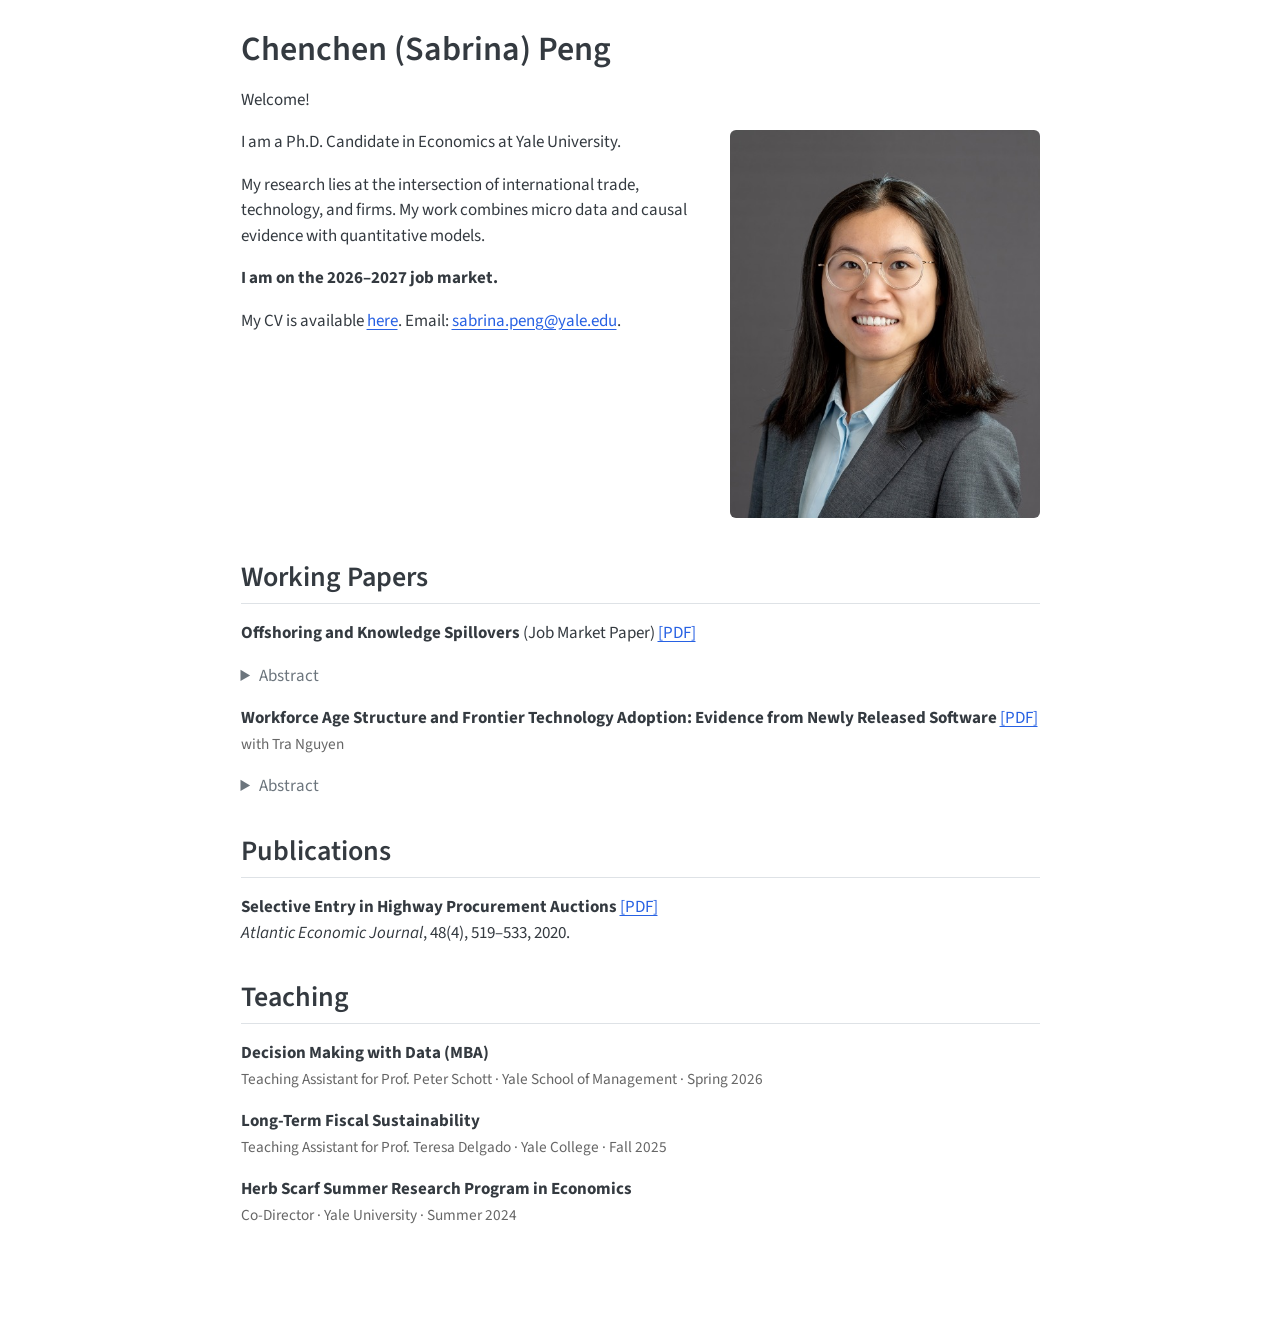
<file: docs/index.html>
<!DOCTYPE html>
<html xmlns="http://www.w3.org/1999/xhtml" lang="en" xml:lang="en"><head>

<meta charset="utf-8">
<meta name="generator" content="quarto-1.9.38">
<meta name="google-site-verification" content="90nrQmN2CNm43EKmVQpjNhjmQzJMX3xhDnBd3igNOPQ">

<meta name="viewport" content="width=device-width, initial-scale=1.0, user-scalable=yes">


<title>Chenchen (Sabrina) Peng</title>
<meta name="description" content="Chenchen (Sabrina) Peng is a Ph.D. candidate in Economics at Yale University researching international trade, technology, and firms.">
<link rel="canonical" href="https://sabrinacpeng.github.io/">
<style>
/* Default styles provided by pandoc.
** See https://pandoc.org/MANUAL.html#variables-for-html for config info.
*/
code{white-space: pre-wrap;}
span.smallcaps{font-variant: small-caps;}
div.columns{display: flex; gap: min(4vw, 1.5em);}
div.column{flex: auto; overflow-x: auto;}
div.hanging-indent{margin-left: 1.5em; text-indent: -1.5em;}
ul.task-list{list-style: none;}
ul.task-list li input[type="checkbox"] {
  width: 0.8em;
  margin: 0 0.8em 0.2em -1em; /* quarto-specific, see https://github.com/quarto-dev/quarto-cli/issues/4556 */ 
  vertical-align: middle;
}
</style>


<script src="site_libs/quarto-nav/quarto-nav.js"></script>
<script src="site_libs/clipboard/clipboard.min.js"></script>
<script src="site_libs/quarto-search/autocomplete.umd.js"></script>
<script src="site_libs/quarto-search/fuse.min.js"></script>
<script src="site_libs/quarto-search/quarto-search.js"></script>
<meta name="quarto:offset" content="./">
<script src="site_libs/quarto-html/quarto.js" type="module"></script>
<script src="site_libs/quarto-html/tabsets/tabsets.js" type="module"></script>
<script src="site_libs/quarto-html/popper.min.js"></script>
<script src="site_libs/quarto-html/tippy.umd.min.js"></script>
<script src="site_libs/quarto-html/anchor.min.js"></script>
<link href="site_libs/quarto-html/tippy.css" rel="stylesheet">
<link href="site_libs/quarto-html/quarto-syntax-highlighting-15634bcf2e68342d4ad2dfa704d543f6.css" rel="stylesheet" id="quarto-text-highlighting-styles">
<script src="site_libs/bootstrap/bootstrap.min.js"></script>
<link href="site_libs/bootstrap/bootstrap-icons.css" rel="stylesheet">
<link href="site_libs/bootstrap/bootstrap-158031087360bce0ff56dc785ce39e06.min.css" rel="stylesheet" append-hash="true" id="quarto-bootstrap" data-mode="light">
<script id="quarto-search-options" type="application/json">{
  "location": "sidebar",
  "copy-button": false,
  "collapse-after": 3,
  "panel-placement": "start",
  "type": "textbox",
  "limit": 50,
  "keyboard-shortcut": [
    "f",
    "/",
    "s"
  ],
  "show-item-context": false,
  "language": {
    "search-no-results-text": "No results",
    "search-matching-documents-text": "matching documents",
    "search-copy-link-title": "Copy link to search",
    "search-hide-matches-text": "Hide additional matches",
    "search-more-match-text": "more match in this document",
    "search-more-matches-text": "more matches in this document",
    "search-clear-button-title": "Clear",
    "search-text-placeholder": "",
    "search-detached-cancel-button-title": "Cancel",
    "search-submit-button-title": "Submit",
    "search-label": "Search"
  }
}</script>


<link rel="stylesheet" href="styles.css?v=65f308e">
</head>

<body class="fullcontent quarto-light">

<div id="quarto-search-results"></div>
<!-- content -->
<div id="quarto-content" class="quarto-container page-columns page-rows-contents page-layout-article">
<!-- sidebar -->
<!-- margin-sidebar -->
    
<!-- main -->
<main class="content" id="quarto-document-content">

<header id="title-block-header" class="quarto-title-block default">
<div class="quarto-title">
<h1 class="title">Chenchen (Sabrina) Peng</h1>
</div>



<div class="quarto-title-meta">

    
  
    
  </div>
  


</header>


<p>Welcome!</p>
<div class="homepage-intro">
<div class="homepage-copy">
<p>I am a Ph.D.&nbsp;Candidate in Economics at Yale University.</p>
<p>My research lies at the intersection of international trade, technology, and firms. My work combines micro data and causal evidence with quantitative models.</p>
<p><strong>I am on the 2026–2027 job market.</strong></p>
<p>My CV is available <a href="cv.pdf">here</a>. Email: <a href="mailto:sabrina.peng@yale.edu">sabrina.peng@yale.edu</a>.</p>
</div>
<div class="homepage-photo">
<p><img src="images/profile.jpg" class="profile-photo" width="310" style="width: 310px; max-width: 100%;" alt="Chenchen (Sabrina) Peng"></p>
</div>
</div>
<section id="research" class="level2">
<h2 class="anchored" data-anchor-id="research">Working Papers</h2>
<p><strong>Offshoring and Knowledge Spillovers</strong> (Job Market Paper) <a href="https://www.dropbox.com/scl/fi/qfu2msy99e51ns31c9xfm/Peng_jmp.pdf?rlkey=zm5peeiwawalgh64phpprgxb3&amp;raw=1">[PDF]</a></p>

<details class="mb-3">
<summary>Abstract</summary>
<p>When offshoring strengthens foreign rivals and increases competition at home through knowledge spillovers, do firms offshore too much or too little? I study whether U.S. offshoring to China diffuses production knowledge to other local producers in China and raises their exports to the United States.  Linking firm-level production records to transaction-level imports data from the U.S. Census Bureau, I identify offshoring relationships between the universe of 1997 U.S. manufacturers and their Chinese affiliates or suppliers. Using a staggered difference-in-differences design, I find that once offshoring reaches a city–industry, exports to the U.S. by local producers that never receive an offshoring order rise 16 percent over the following two to five years, relative to city–industries not yet reached. In a trade model with knowledge diffusion, offshoring firms do not internalize that these spillovers lower U.S. aggregate price index but erode other U.S. firms' profits, so the private level of offshoring may lie above or below what is optimal for the United States. A per-firm tax or subsidy on offshoring, scaled to the size of the spillovers, corrects the externality, while protection of trade secrets removes the externality without changing the level of offshoring.</p>
</details>
<p><strong>Workforce Age Structure and Frontier Technology Adoption: Evidence from Newly Released Software</strong> <a href="https://tranguyenecon.com/assets/Nguyen_Peng_Workforce_Age_Technology_Adoption.pdf">[PDF]</a><br>
<span class="paper-coauthors">with Tra Nguyen</span></p>
<details>
<summary>Abstract</summary>
<p>This paper provides causal evidence that aging slows technology adoption and sheds light on why. Using Lightcast job postings, we track local adoption of 15 software technologies following their releases, instrumenting local age composition with a Bartik-style measure based on historical age structure and national survival rates. Employers in older labor markets post increasingly fewer vacancies requiring the newest software: at year 4, a one-standard-deviation increase in the older-worker share reduces new-technology postings by about 15% of pre-release legacy postings share. The gap is also larger for more difficult technologies, which we measure using new LLM-based difficulty indices. We then develop a model to separate three potential channels through which aging affects technology adoption: shorter work horizon, legacy technology experience loss, and reduced learning efficiency. Removing experience loss reduces the age adoption gap by about 88%, more than removing differences in horizons or learning efficiency. The model also shows that policies affecting workforce age structure have different implications for adoption. Relative to replacement-level fertility with retirement at 70, and assuming zero net migration, a total fertility rate of 1.6 lowers aggregate adoption by 7.5%, whereas raising the retirement age to 75 has almost no effect.</p>
</details>


</section>
<section id="publications" class="level2">
<h2 class="anchored" data-anchor-id="publications">Publications</h2>
<p><strong>Selective Entry in Highway Procurement Auctions</strong> <a href="https://economics.virginia.edu/sites/economics.as.virginia.edu/files/inline-files/Peng-2020-Atlantic_Economic_Journal.pdf">[PDF]</a><br>
<em>Atlantic Economic Journal</em>, 48(4), 519–533, 2020.</p>
</section>

<section id="teaching" class="level2">
<h2 class="anchored" data-anchor-id="teaching">Teaching</h2>
<p><strong>Decision Making with Data (MBA)</strong><br>
<span class="teaching-details">Teaching Assistant for Prof. Peter Schott · Yale School of Management · Spring 2026</span></p>
<p><strong>Long-Term Fiscal Sustainability</strong><br>
<span class="teaching-details">Teaching Assistant for Prof. Teresa Delgado · Yale College · Fall 2025</span></p>
<p><strong>Herb Scarf Summer Research Program in Economics</strong><br>
<span class="teaching-details">Co-Director · Yale University · Summer 2024</span></p>
</section>

</main> <!-- /main -->
<script id="quarto-html-after-body" type="application/javascript">
  window.document.addEventListener("DOMContentLoaded", function (event) {
    const icon = "";
    const anchorJS = new window.AnchorJS();
    anchorJS.options = {
      placement: 'right',
      icon: icon
    };
    anchorJS.add('.anchored');
    const isCodeAnnotation = (el) => {
      for (const clz of el.classList) {
        if (clz.startsWith('code-annotation-')) {                     
          return true;
        }
      }
      return false;
    }
    const onCopySuccess = function(e) {
      // button target
      const button = e.trigger;
      // don't keep focus
      button.blur();
      // flash "checked"
      button.classList.add('code-copy-button-checked');
      var currentTitle = button.getAttribute("title");
      button.setAttribute("title", "Copied!");
      let tooltip;
      if (window.bootstrap) {
        button.setAttribute("data-bs-toggle", "tooltip");
        button.setAttribute("data-bs-placement", "left");
        button.setAttribute("data-bs-title", "Copied!");
        tooltip = new bootstrap.Tooltip(button, 
          { trigger: "manual", 
            customClass: "code-copy-button-tooltip",
            offset: [0, -8]});
        tooltip.show();    
      }
      setTimeout(function() {
        if (tooltip) {
          tooltip.hide();
          button.removeAttribute("data-bs-title");
          button.removeAttribute("data-bs-toggle");
          button.removeAttribute("data-bs-placement");
        }
        button.setAttribute("title", currentTitle);
        button.classList.remove('code-copy-button-checked');
      }, 1000);
      // clear code selection
      e.clearSelection();
    }
    const getTextToCopy = function(trigger) {
      const outerScaffold = trigger.parentElement.cloneNode(true);
      const codeEl = outerScaffold.querySelector('code');
      for (const childEl of codeEl.children) {
        if (isCodeAnnotation(childEl)) {
          childEl.remove();
        }
      }
      return codeEl.innerText;
    }
    const clipboard = new window.ClipboardJS('.code-copy-button:not([data-in-quarto-modal])', {
      text: getTextToCopy
    });
    clipboard.on('success', onCopySuccess);
    if (window.document.getElementById('quarto-embedded-source-code-modal')) {
      const clipboardModal = new window.ClipboardJS('.code-copy-button[data-in-quarto-modal]', {
        text: getTextToCopy,
        container: window.document.getElementById('quarto-embedded-source-code-modal')
      });
      clipboardModal.on('success', onCopySuccess);
    }
      var localhostRegex = new RegExp(/^(?:http|https):\/\/localhost\:?[0-9]*\//);
      var mailtoRegex = new RegExp(/^mailto:/);
        var filterRegex = new RegExp('/' + window.location.host + '/');
      var isInternal = (href) => {
          return filterRegex.test(href) || localhostRegex.test(href) || mailtoRegex.test(href);
      }
      // Inspect non-navigation links and adorn them if external
     var links = window.document.querySelectorAll('a[href]:not(.nav-link):not(.navbar-brand):not(.toc-action):not(.sidebar-link):not(.sidebar-item-toggle):not(.pagination-link):not(.no-external):not([aria-hidden]):not(.dropdown-item):not(.quarto-navigation-tool):not(.about-link)');
      for (var i=0; i<links.length; i++) {
        const link = links[i];
        if (!isInternal(link.href)) {
          // undo the damage that might have been done by quarto-nav.js in the case of
          // links that we want to consider external
          if (link.dataset.originalHref !== undefined) {
            link.href = link.dataset.originalHref;
          }
        }
      }
    function tippyHover(el, contentFn, onTriggerFn, onUntriggerFn) {
      const config = {
        allowHTML: true,
        maxWidth: 500,
        delay: 100,
        arrow: false,
        appendTo: function(el) {
            return el.parentElement;
        },
        interactive: true,
        interactiveBorder: 10,
        theme: 'quarto',
        placement: 'bottom-start',
      };
      if (contentFn) {
        config.content = contentFn;
      }
      if (onTriggerFn) {
        config.onTrigger = onTriggerFn;
      }
      if (onUntriggerFn) {
        config.onUntrigger = onUntriggerFn;
      }
      window.tippy(el, config); 
    }
    const noterefs = window.document.querySelectorAll('a[role="doc-noteref"]');
    for (var i=0; i<noterefs.length; i++) {
      const ref = noterefs[i];
      tippyHover(ref, function() {
        // use id or data attribute instead here
        let href = ref.getAttribute('data-footnote-href') || ref.getAttribute('href');
        try { href = new URL(href).hash; } catch {}
        const id = href.replace(/^#\/?/, "");
        const note = window.document.getElementById(id);
        if (note) {
          return note.innerHTML;
        } else {
          return "";
        }
      });
    }
    const xrefs = window.document.querySelectorAll('a.quarto-xref');
    const processXRef = (id, note) => {
      // Strip column container classes
      const stripColumnClz = (el) => {
        el.classList.remove("page-full", "page-columns");
        if (el.children) {
          for (const child of el.children) {
            stripColumnClz(child);
          }
        }
      }
      stripColumnClz(note)
      if (id === null || id.startsWith('sec-')) {
        // Special case sections, only their first couple elements
        const container = document.createElement("div");
        if (note.children && note.children.length > 2) {
          container.appendChild(note.children[0].cloneNode(true));
          for (let i = 1; i < note.children.length; i++) {
            const child = note.children[i];
            if (child.tagName === "P" && child.innerText === "") {
              continue;
            } else {
              container.appendChild(child.cloneNode(true));
              break;
            }
          }
          if (window.Quarto?.typesetMath) {
            window.Quarto.typesetMath(container);
          }
          return container.innerHTML
        } else {
          if (window.Quarto?.typesetMath) {
            window.Quarto.typesetMath(note);
          }
          return note.innerHTML;
        }
      } else {
        // Remove any anchor links if they are present
        const anchorLink = note.querySelector('a.anchorjs-link');
        if (anchorLink) {
          anchorLink.remove();
        }
        if (window.Quarto?.typesetMath) {
          window.Quarto.typesetMath(note);
        }
        if (note.classList.contains("callout")) {
          return note.outerHTML;
        } else {
          return note.innerHTML;
        }
      }
    }
    for (var i=0; i<xrefs.length; i++) {
      const xref = xrefs[i];
      tippyHover(xref, undefined, function(instance) {
        instance.disable();
        let url = xref.getAttribute('href');
        let hash = undefined; 
        if (url.startsWith('#')) {
          hash = url;
        } else {
          try { hash = new URL(url).hash; } catch {}
        }
        if (hash) {
          const id = hash.replace(/^#\/?/, "");
          const note = window.document.getElementById(id);
          if (note !== null) {
            try {
              const html = processXRef(id, note.cloneNode(true));
              instance.setContent(html);
            } finally {
              instance.enable();
              instance.show();
            }
          } else {
            // See if we can fetch this
            fetch(url.split('#')[0])
            .then(res => res.text())
            .then(html => {
              const parser = new DOMParser();
              const htmlDoc = parser.parseFromString(html, "text/html");
              const note = htmlDoc.getElementById(id);
              if (note !== null) {
                const html = processXRef(id, note);
                instance.setContent(html);
              } 
            }).finally(() => {
              instance.enable();
              instance.show();
            });
          }
        } else {
          // See if we can fetch a full url (with no hash to target)
          // This is a special case and we should probably do some content thinning / targeting
          fetch(url)
          .then(res => res.text())
          .then(html => {
            const parser = new DOMParser();
            const htmlDoc = parser.parseFromString(html, "text/html");
            const note = htmlDoc.querySelector('main.content');
            if (note !== null) {
              // This should only happen for chapter cross references
              // (since there is no id in the URL)
              // remove the first header
              if (note.children.length > 0 && note.children[0].tagName === "HEADER") {
                note.children[0].remove();
              }
              const html = processXRef(null, note);
              instance.setContent(html);
            } 
          }).finally(() => {
            instance.enable();
            instance.show();
          });
        }
      }, function(instance) {
      });
    }
        let selectedAnnoteEl;
        const selectorForAnnotation = ( cell, annotation) => {
          let cellAttr = 'data-code-cell="' + cell + '"';
          let lineAttr = 'data-code-annotation="' +  annotation + '"';
          const selector = 'span[' + cellAttr + '][' + lineAttr + ']';
          return selector;
        }
        const selectCodeLines = (annoteEl) => {
          const doc = window.document;
          const targetCell = annoteEl.getAttribute("data-target-cell");
          const targetAnnotation = annoteEl.getAttribute("data-target-annotation");
          const annoteSpan = window.document.querySelector(selectorForAnnotation(targetCell, targetAnnotation));
          const lines = annoteSpan.getAttribute("data-code-lines").split(",");
          const lineIds = lines.map((line) => {
            return targetCell + "-" + line;
          })
          let top = null;
          let height = null;
          let parent = null;
          if (lineIds.length > 0) {
              //compute the position of the single el (top and bottom and make a div)
              const el = window.document.getElementById(lineIds[0]);
              top = el.offsetTop;
              height = el.offsetHeight;
              parent = el.parentElement.parentElement;
            if (lineIds.length > 1) {
              const lastEl = window.document.getElementById(lineIds[lineIds.length - 1]);
              const bottom = lastEl.offsetTop + lastEl.offsetHeight;
              height = bottom - top;
            }
            if (top !== null && height !== null && parent !== null) {
              // cook up a div (if necessary) and position it 
              let div = window.document.getElementById("code-annotation-line-highlight");
              if (div === null) {
                div = window.document.createElement("div");
                div.setAttribute("id", "code-annotation-line-highlight");
                div.style.position = 'absolute';
                parent.appendChild(div);
              }
              div.style.top = top - 2 + "px";
              div.style.height = height + 4 + "px";
              div.style.left = 0;
              let gutterDiv = window.document.getElementById("code-annotation-line-highlight-gutter");
              if (gutterDiv === null) {
                gutterDiv = window.document.createElement("div");
                gutterDiv.setAttribute("id", "code-annotation-line-highlight-gutter");
                gutterDiv.style.position = 'absolute';
                const codeCell = window.document.getElementById(targetCell);
                const gutter = codeCell.querySelector('.code-annotation-gutter');
                gutter.appendChild(gutterDiv);
              }
              gutterDiv.style.top = top - 2 + "px";
              gutterDiv.style.height = height + 4 + "px";
            }
            selectedAnnoteEl = annoteEl;
          }
        };
        const unselectCodeLines = () => {
          const elementsIds = ["code-annotation-line-highlight", "code-annotation-line-highlight-gutter"];
          elementsIds.forEach((elId) => {
            const div = window.document.getElementById(elId);
            if (div) {
              div.remove();
            }
          });
          selectedAnnoteEl = undefined;
        };
          // Handle positioning of the toggle
      window.addEventListener(
        "resize",
        throttle(() => {
          elRect = undefined;
          if (selectedAnnoteEl) {
            selectCodeLines(selectedAnnoteEl);
          }
        }, 10)
      );
      function throttle(fn, ms) {
      let throttle = false;
      let timer;
        return (...args) => {
          if(!throttle) { // first call gets through
              fn.apply(this, args);
              throttle = true;
          } else { // all the others get throttled
              if(timer) clearTimeout(timer); // cancel #2
              timer = setTimeout(() => {
                fn.apply(this, args);
                timer = throttle = false;
              }, ms);
          }
        };
      }
        // Attach click handler to the DT
        const annoteDls = window.document.querySelectorAll('dt[data-target-cell]');
        for (const annoteDlNode of annoteDls) {
          annoteDlNode.addEventListener('click', (event) => {
            const clickedEl = event.target;
            if (clickedEl !== selectedAnnoteEl) {
              unselectCodeLines();
              const activeEl = window.document.querySelector('dt[data-target-cell].code-annotation-active');
              if (activeEl) {
                activeEl.classList.remove('code-annotation-active');
              }
              selectCodeLines(clickedEl);
              clickedEl.classList.add('code-annotation-active');
            } else {
              // Unselect the line
              unselectCodeLines();
              clickedEl.classList.remove('code-annotation-active');
            }
          });
        }
    const findCites = (el) => {
      const parentEl = el.parentElement;
      if (parentEl) {
        const cites = parentEl.dataset.cites;
        if (cites) {
          return {
            el,
            cites: cites.split(' ')
          };
        } else {
          return findCites(el.parentElement)
        }
      } else {
        return undefined;
      }
    };
    var bibliorefs = window.document.querySelectorAll('a[role="doc-biblioref"]');
    for (var i=0; i<bibliorefs.length; i++) {
      const ref = bibliorefs[i];
      const citeInfo = findCites(ref);
      if (citeInfo) {
        tippyHover(citeInfo.el, function() {
          var popup = window.document.createElement('div');
          citeInfo.cites.forEach(function(cite) {
            var citeDiv = window.document.createElement('div');
            citeDiv.classList.add('hanging-indent');
            citeDiv.classList.add('csl-entry');
            var biblioDiv = window.document.getElementById('ref-' + cite);
            if (biblioDiv) {
              citeDiv.innerHTML = biblioDiv.innerHTML;
            }
            popup.appendChild(citeDiv);
          });
          return popup.innerHTML;
        });
      }
    }
  });
  </script>
</div> <!-- /content -->




</body></html>
</file>
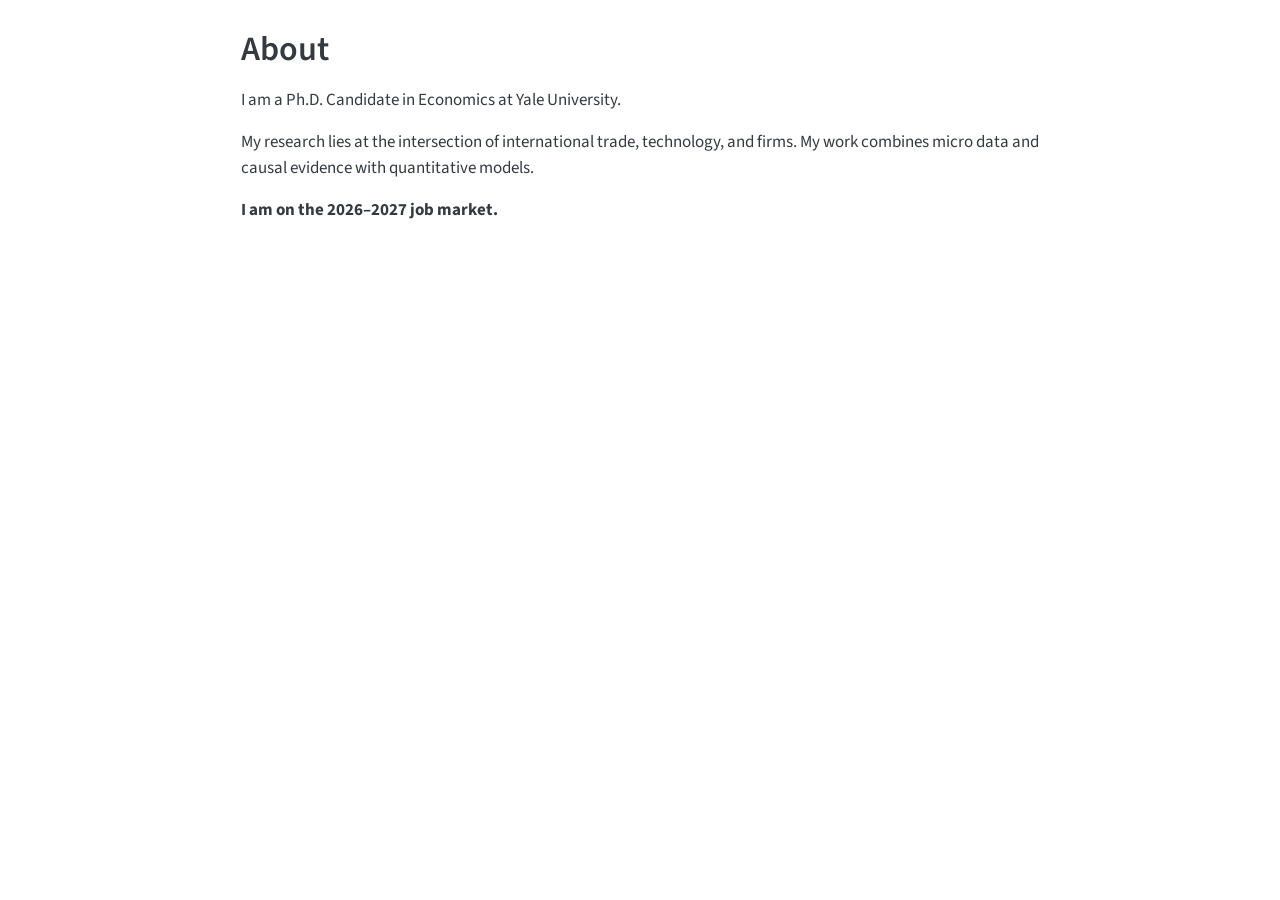
<file: docs/about.html>
<!DOCTYPE html>
<html xmlns="http://www.w3.org/1999/xhtml" lang="en" xml:lang="en"><head>

<meta charset="utf-8">
<meta name="generator" content="quarto-1.9.38">

<meta name="viewport" content="width=device-width, initial-scale=1.0, user-scalable=yes">


<title>About – Chenchen (Sabrina) Peng</title>
<meta name="description" content="About Chenchen (Sabrina) Peng, a Ph.D. candidate in Economics at Yale University researching international trade, technology, and firms.">
<link rel="canonical" href="https://sabrinacpeng.github.io/about.html">
<style>
/* Default styles provided by pandoc.
** See https://pandoc.org/MANUAL.html#variables-for-html for config info.
*/
code{white-space: pre-wrap;}
span.smallcaps{font-variant: small-caps;}
div.columns{display: flex; gap: min(4vw, 1.5em);}
div.column{flex: auto; overflow-x: auto;}
div.hanging-indent{margin-left: 1.5em; text-indent: -1.5em;}
ul.task-list{list-style: none;}
ul.task-list li input[type="checkbox"] {
  width: 0.8em;
  margin: 0 0.8em 0.2em -1em; /* quarto-specific, see https://github.com/quarto-dev/quarto-cli/issues/4556 */ 
  vertical-align: middle;
}
/* CSS for syntax highlighting */
html { -webkit-text-size-adjust: 100%; }
pre > code.sourceCode { white-space: pre; position: relative; }
pre > code.sourceCode > span { display: inline-block; line-height: 1.25; }
pre > code.sourceCode > span:empty { height: 1.2em; }
.sourceCode { overflow: visible; }
code.sourceCode > span { color: inherit; text-decoration: inherit; }
div.sourceCode { margin: 1em 0; }
pre.sourceCode { margin: 0; }
@media screen {
div.sourceCode { overflow: auto; }
}
@media print {
pre > code.sourceCode { white-space: pre-wrap; }
pre > code.sourceCode > span { text-indent: -5em; padding-left: 5em; }
}
pre.numberSource code
  { counter-reset: source-line 0; }
pre.numberSource code > span
  { position: relative; left: -4em; counter-increment: source-line; }
pre.numberSource code > span > a:first-child::before
  { content: counter(source-line);
    position: relative; left: -1em; text-align: right; vertical-align: baseline;
    border: none; display: inline-block;
    -webkit-touch-callout: none; -webkit-user-select: none;
    -khtml-user-select: none; -moz-user-select: none;
    -ms-user-select: none; user-select: none;
    padding: 0 4px; width: 4em;
  }
pre.numberSource { margin-left: 3em;  padding-left: 4px; }
div.sourceCode
  {   }
@media screen {
pre > code.sourceCode > span > a:first-child::before { text-decoration: underline; }
}
</style>


<script src="site_libs/quarto-nav/quarto-nav.js"></script>
<script src="site_libs/clipboard/clipboard.min.js"></script>
<script src="site_libs/quarto-search/autocomplete.umd.js"></script>
<script src="site_libs/quarto-search/fuse.min.js"></script>
<script src="site_libs/quarto-search/quarto-search.js"></script>
<meta name="quarto:offset" content="./">
<script src="site_libs/quarto-html/quarto.js" type="module"></script>
<script src="site_libs/quarto-html/tabsets/tabsets.js" type="module"></script>
<script src="site_libs/quarto-html/popper.min.js"></script>
<script src="site_libs/quarto-html/tippy.umd.min.js"></script>
<script src="site_libs/quarto-html/anchor.min.js"></script>
<link href="site_libs/quarto-html/tippy.css" rel="stylesheet">
<link href="site_libs/quarto-html/quarto-syntax-highlighting-15634bcf2e68342d4ad2dfa704d543f6.css" rel="stylesheet" id="quarto-text-highlighting-styles">
<script src="site_libs/bootstrap/bootstrap.min.js"></script>
<link href="site_libs/bootstrap/bootstrap-icons.css" rel="stylesheet">
<link href="site_libs/bootstrap/bootstrap-158031087360bce0ff56dc785ce39e06.min.css" rel="stylesheet" append-hash="true" id="quarto-bootstrap" data-mode="light">
<script id="quarto-search-options" type="application/json">{
  "location": "sidebar",
  "copy-button": false,
  "collapse-after": 3,
  "panel-placement": "start",
  "type": "textbox",
  "limit": 50,
  "keyboard-shortcut": [
    "f",
    "/",
    "s"
  ],
  "show-item-context": false,
  "language": {
    "search-no-results-text": "No results",
    "search-matching-documents-text": "matching documents",
    "search-copy-link-title": "Copy link to search",
    "search-hide-matches-text": "Hide additional matches",
    "search-more-match-text": "more match in this document",
    "search-more-matches-text": "more matches in this document",
    "search-clear-button-title": "Clear",
    "search-text-placeholder": "",
    "search-detached-cancel-button-title": "Cancel",
    "search-submit-button-title": "Submit",
    "search-label": "Search"
  }
}</script>


<link rel="stylesheet" href="styles.css">
</head>

<body class="fullcontent quarto-light">

<div id="quarto-search-results"></div>
<!-- content -->
<div id="quarto-content" class="quarto-container page-columns page-rows-contents page-layout-article">
<!-- sidebar -->
<!-- margin-sidebar -->
    
<!-- main -->
<main class="content" id="quarto-document-content">

<header id="title-block-header" class="quarto-title-block default">
<div class="quarto-title">
<h1 class="title">About</h1>
</div>



<div class="quarto-title-meta">

    
  
    
  </div>
  


</header>


<p>I am a Ph.D.&nbsp;Candidate in Economics at Yale University.</p>
<p>My research lies at the intersection of international trade, technology, and firms. My work combines micro data and causal evidence with quantitative models.</p>
<p><strong>I am on the 2026–2027 job market.</strong></p>



</main> <!-- /main -->
<script id="quarto-html-after-body" type="application/javascript">
  window.document.addEventListener("DOMContentLoaded", function (event) {
    const icon = "";
    const anchorJS = new window.AnchorJS();
    anchorJS.options = {
      placement: 'right',
      icon: icon
    };
    anchorJS.add('.anchored');
    const isCodeAnnotation = (el) => {
      for (const clz of el.classList) {
        if (clz.startsWith('code-annotation-')) {                     
          return true;
        }
      }
      return false;
    }
    const onCopySuccess = function(e) {
      // button target
      const button = e.trigger;
      // don't keep focus
      button.blur();
      // flash "checked"
      button.classList.add('code-copy-button-checked');
      var currentTitle = button.getAttribute("title");
      button.setAttribute("title", "Copied!");
      let tooltip;
      if (window.bootstrap) {
        button.setAttribute("data-bs-toggle", "tooltip");
        button.setAttribute("data-bs-placement", "left");
        button.setAttribute("data-bs-title", "Copied!");
        tooltip = new bootstrap.Tooltip(button, 
          { trigger: "manual", 
            customClass: "code-copy-button-tooltip",
            offset: [0, -8]});
        tooltip.show();    
      }
      setTimeout(function() {
        if (tooltip) {
          tooltip.hide();
          button.removeAttribute("data-bs-title");
          button.removeAttribute("data-bs-toggle");
          button.removeAttribute("data-bs-placement");
        }
        button.setAttribute("title", currentTitle);
        button.classList.remove('code-copy-button-checked');
      }, 1000);
      // clear code selection
      e.clearSelection();
    }
    const getTextToCopy = function(trigger) {
      const outerScaffold = trigger.parentElement.cloneNode(true);
      const codeEl = outerScaffold.querySelector('code');
      for (const childEl of codeEl.children) {
        if (isCodeAnnotation(childEl)) {
          childEl.remove();
        }
      }
      return codeEl.innerText;
    }
    const clipboard = new window.ClipboardJS('.code-copy-button:not([data-in-quarto-modal])', {
      text: getTextToCopy
    });
    clipboard.on('success', onCopySuccess);
    if (window.document.getElementById('quarto-embedded-source-code-modal')) {
      const clipboardModal = new window.ClipboardJS('.code-copy-button[data-in-quarto-modal]', {
        text: getTextToCopy,
        container: window.document.getElementById('quarto-embedded-source-code-modal')
      });
      clipboardModal.on('success', onCopySuccess);
    }
      var localhostRegex = new RegExp(/^(?:http|https):\/\/localhost\:?[0-9]*\//);
      var mailtoRegex = new RegExp(/^mailto:/);
        var filterRegex = new RegExp('/' + window.location.host + '/');
      var isInternal = (href) => {
          return filterRegex.test(href) || localhostRegex.test(href) || mailtoRegex.test(href);
      }
      // Inspect non-navigation links and adorn them if external
     var links = window.document.querySelectorAll('a[href]:not(.nav-link):not(.navbar-brand):not(.toc-action):not(.sidebar-link):not(.sidebar-item-toggle):not(.pagination-link):not(.no-external):not([aria-hidden]):not(.dropdown-item):not(.quarto-navigation-tool):not(.about-link)');
      for (var i=0; i<links.length; i++) {
        const link = links[i];
        if (!isInternal(link.href)) {
          // undo the damage that might have been done by quarto-nav.js in the case of
          // links that we want to consider external
          if (link.dataset.originalHref !== undefined) {
            link.href = link.dataset.originalHref;
          }
        }
      }
    function tippyHover(el, contentFn, onTriggerFn, onUntriggerFn) {
      const config = {
        allowHTML: true,
        maxWidth: 500,
        delay: 100,
        arrow: false,
        appendTo: function(el) {
            return el.parentElement;
        },
        interactive: true,
        interactiveBorder: 10,
        theme: 'quarto',
        placement: 'bottom-start',
      };
      if (contentFn) {
        config.content = contentFn;
      }
      if (onTriggerFn) {
        config.onTrigger = onTriggerFn;
      }
      if (onUntriggerFn) {
        config.onUntrigger = onUntriggerFn;
      }
      window.tippy(el, config); 
    }
    const noterefs = window.document.querySelectorAll('a[role="doc-noteref"]');
    for (var i=0; i<noterefs.length; i++) {
      const ref = noterefs[i];
      tippyHover(ref, function() {
        // use id or data attribute instead here
        let href = ref.getAttribute('data-footnote-href') || ref.getAttribute('href');
        try { href = new URL(href).hash; } catch {}
        const id = href.replace(/^#\/?/, "");
        const note = window.document.getElementById(id);
        if (note) {
          return note.innerHTML;
        } else {
          return "";
        }
      });
    }
    const xrefs = window.document.querySelectorAll('a.quarto-xref');
    const processXRef = (id, note) => {
      // Strip column container classes
      const stripColumnClz = (el) => {
        el.classList.remove("page-full", "page-columns");
        if (el.children) {
          for (const child of el.children) {
            stripColumnClz(child);
          }
        }
      }
      stripColumnClz(note)
      if (id === null || id.startsWith('sec-')) {
        // Special case sections, only their first couple elements
        const container = document.createElement("div");
        if (note.children && note.children.length > 2) {
          container.appendChild(note.children[0].cloneNode(true));
          for (let i = 1; i < note.children.length; i++) {
            const child = note.children[i];
            if (child.tagName === "P" && child.innerText === "") {
              continue;
            } else {
              container.appendChild(child.cloneNode(true));
              break;
            }
          }
          if (window.Quarto?.typesetMath) {
            window.Quarto.typesetMath(container);
          }
          return container.innerHTML
        } else {
          if (window.Quarto?.typesetMath) {
            window.Quarto.typesetMath(note);
          }
          return note.innerHTML;
        }
      } else {
        // Remove any anchor links if they are present
        const anchorLink = note.querySelector('a.anchorjs-link');
        if (anchorLink) {
          anchorLink.remove();
        }
        if (window.Quarto?.typesetMath) {
          window.Quarto.typesetMath(note);
        }
        if (note.classList.contains("callout")) {
          return note.outerHTML;
        } else {
          return note.innerHTML;
        }
      }
    }
    for (var i=0; i<xrefs.length; i++) {
      const xref = xrefs[i];
      tippyHover(xref, undefined, function(instance) {
        instance.disable();
        let url = xref.getAttribute('href');
        let hash = undefined; 
        if (url.startsWith('#')) {
          hash = url;
        } else {
          try { hash = new URL(url).hash; } catch {}
        }
        if (hash) {
          const id = hash.replace(/^#\/?/, "");
          const note = window.document.getElementById(id);
          if (note !== null) {
            try {
              const html = processXRef(id, note.cloneNode(true));
              instance.setContent(html);
            } finally {
              instance.enable();
              instance.show();
            }
          } else {
            // See if we can fetch this
            fetch(url.split('#')[0])
            .then(res => res.text())
            .then(html => {
              const parser = new DOMParser();
              const htmlDoc = parser.parseFromString(html, "text/html");
              const note = htmlDoc.getElementById(id);
              if (note !== null) {
                const html = processXRef(id, note);
                instance.setContent(html);
              } 
            }).finally(() => {
              instance.enable();
              instance.show();
            });
          }
        } else {
          // See if we can fetch a full url (with no hash to target)
          // This is a special case and we should probably do some content thinning / targeting
          fetch(url)
          .then(res => res.text())
          .then(html => {
            const parser = new DOMParser();
            const htmlDoc = parser.parseFromString(html, "text/html");
            const note = htmlDoc.querySelector('main.content');
            if (note !== null) {
              // This should only happen for chapter cross references
              // (since there is no id in the URL)
              // remove the first header
              if (note.children.length > 0 && note.children[0].tagName === "HEADER") {
                note.children[0].remove();
              }
              const html = processXRef(null, note);
              instance.setContent(html);
            } 
          }).finally(() => {
            instance.enable();
            instance.show();
          });
        }
      }, function(instance) {
      });
    }
        let selectedAnnoteEl;
        const selectorForAnnotation = ( cell, annotation) => {
          let cellAttr = 'data-code-cell="' + cell + '"';
          let lineAttr = 'data-code-annotation="' +  annotation + '"';
          const selector = 'span[' + cellAttr + '][' + lineAttr + ']';
          return selector;
        }
        const selectCodeLines = (annoteEl) => {
          const doc = window.document;
          const targetCell = annoteEl.getAttribute("data-target-cell");
          const targetAnnotation = annoteEl.getAttribute("data-target-annotation");
          const annoteSpan = window.document.querySelector(selectorForAnnotation(targetCell, targetAnnotation));
          const lines = annoteSpan.getAttribute("data-code-lines").split(",");
          const lineIds = lines.map((line) => {
            return targetCell + "-" + line;
          })
          let top = null;
          let height = null;
          let parent = null;
          if (lineIds.length > 0) {
              //compute the position of the single el (top and bottom and make a div)
              const el = window.document.getElementById(lineIds[0]);
              top = el.offsetTop;
              height = el.offsetHeight;
              parent = el.parentElement.parentElement;
            if (lineIds.length > 1) {
              const lastEl = window.document.getElementById(lineIds[lineIds.length - 1]);
              const bottom = lastEl.offsetTop + lastEl.offsetHeight;
              height = bottom - top;
            }
            if (top !== null && height !== null && parent !== null) {
              // cook up a div (if necessary) and position it 
              let div = window.document.getElementById("code-annotation-line-highlight");
              if (div === null) {
                div = window.document.createElement("div");
                div.setAttribute("id", "code-annotation-line-highlight");
                div.style.position = 'absolute';
                parent.appendChild(div);
              }
              div.style.top = top - 2 + "px";
              div.style.height = height + 4 + "px";
              div.style.left = 0;
              let gutterDiv = window.document.getElementById("code-annotation-line-highlight-gutter");
              if (gutterDiv === null) {
                gutterDiv = window.document.createElement("div");
                gutterDiv.setAttribute("id", "code-annotation-line-highlight-gutter");
                gutterDiv.style.position = 'absolute';
                const codeCell = window.document.getElementById(targetCell);
                const gutter = codeCell.querySelector('.code-annotation-gutter');
                gutter.appendChild(gutterDiv);
              }
              gutterDiv.style.top = top - 2 + "px";
              gutterDiv.style.height = height + 4 + "px";
            }
            selectedAnnoteEl = annoteEl;
          }
        };
        const unselectCodeLines = () => {
          const elementsIds = ["code-annotation-line-highlight", "code-annotation-line-highlight-gutter"];
          elementsIds.forEach((elId) => {
            const div = window.document.getElementById(elId);
            if (div) {
              div.remove();
            }
          });
          selectedAnnoteEl = undefined;
        };
          // Handle positioning of the toggle
      window.addEventListener(
        "resize",
        throttle(() => {
          elRect = undefined;
          if (selectedAnnoteEl) {
            selectCodeLines(selectedAnnoteEl);
          }
        }, 10)
      );
      function throttle(fn, ms) {
      let throttle = false;
      let timer;
        return (...args) => {
          if(!throttle) { // first call gets through
              fn.apply(this, args);
              throttle = true;
          } else { // all the others get throttled
              if(timer) clearTimeout(timer); // cancel #2
              timer = setTimeout(() => {
                fn.apply(this, args);
                timer = throttle = false;
              }, ms);
          }
        };
      }
        // Attach click handler to the DT
        const annoteDls = window.document.querySelectorAll('dt[data-target-cell]');
        for (const annoteDlNode of annoteDls) {
          annoteDlNode.addEventListener('click', (event) => {
            const clickedEl = event.target;
            if (clickedEl !== selectedAnnoteEl) {
              unselectCodeLines();
              const activeEl = window.document.querySelector('dt[data-target-cell].code-annotation-active');
              if (activeEl) {
                activeEl.classList.remove('code-annotation-active');
              }
              selectCodeLines(clickedEl);
              clickedEl.classList.add('code-annotation-active');
            } else {
              // Unselect the line
              unselectCodeLines();
              clickedEl.classList.remove('code-annotation-active');
            }
          });
        }
    const findCites = (el) => {
      const parentEl = el.parentElement;
      if (parentEl) {
        const cites = parentEl.dataset.cites;
        if (cites) {
          return {
            el,
            cites: cites.split(' ')
          };
        } else {
          return findCites(el.parentElement)
        }
      } else {
        return undefined;
      }
    };
    var bibliorefs = window.document.querySelectorAll('a[role="doc-biblioref"]');
    for (var i=0; i<bibliorefs.length; i++) {
      const ref = bibliorefs[i];
      const citeInfo = findCites(ref);
      if (citeInfo) {
        tippyHover(citeInfo.el, function() {
          var popup = window.document.createElement('div');
          citeInfo.cites.forEach(function(cite) {
            var citeDiv = window.document.createElement('div');
            citeDiv.classList.add('hanging-indent');
            citeDiv.classList.add('csl-entry');
            var biblioDiv = window.document.getElementById('ref-' + cite);
            if (biblioDiv) {
              citeDiv.innerHTML = biblioDiv.innerHTML;
            }
            popup.appendChild(citeDiv);
          });
          return popup.innerHTML;
        });
      }
    }
  });
  </script>
</div> <!-- /content -->




</body></html>
</file>
<file: docs/site_libs/quarto-html/tippy.css>
.tippy-box[data-animation=fade][data-state=hidden]{opacity:0}[data-tippy-root]{max-width:calc(100vw - 10px)}.tippy-box{position:relative;background-color:#333;color:#fff;border-radius:4px;font-size:14px;line-height:1.4;white-space:normal;outline:0;transition-property:transform,visibility,opacity}.tippy-box[data-placement^=top]>.tippy-arrow{bottom:0}.tippy-box[data-placement^=top]>.tippy-arrow:before{bottom:-7px;left:0;border-width:8px 8px 0;border-top-color:initial;transform-origin:center top}.tippy-box[data-placement^=bottom]>.tippy-arrow{top:0}.tippy-box[data-placement^=bottom]>.tippy-arrow:before{top:-7px;left:0;border-width:0 8px 8px;border-bottom-color:initial;transform-origin:center bottom}.tippy-box[data-placement^=left]>.tippy-arrow{right:0}.tippy-box[data-placement^=left]>.tippy-arrow:before{border-width:8px 0 8px 8px;border-left-color:initial;right:-7px;transform-origin:center left}.tippy-box[data-placement^=right]>.tippy-arrow{left:0}.tippy-box[data-placement^=right]>.tippy-arrow:before{left:-7px;border-width:8px 8px 8px 0;border-right-color:initial;transform-origin:center right}.tippy-box[data-inertia][data-state=visible]{transition-timing-function:cubic-bezier(.54,1.5,.38,1.11)}.tippy-arrow{width:16px;height:16px;color:#333}.tippy-arrow:before{content:"";position:absolute;border-color:transparent;border-style:solid}.tippy-content{position:relative;padding:5px 9px;z-index:1}
</file>
<file: docs/site_libs/quarto-html/quarto-syntax-highlighting-15634bcf2e68342d4ad2dfa704d543f6.css>
/* quarto syntax highlight colors */
:root {
  --quarto-hl-ot-color: #003B4F;
  --quarto-hl-at-color: #657422;
  --quarto-hl-ss-color: #20794D;
  --quarto-hl-an-color: #5E5E5E;
  --quarto-hl-fu-color: #4758AB;
  --quarto-hl-st-color: #20794D;
  --quarto-hl-cf-color: #003B4F;
  --quarto-hl-op-color: #5E5E5E;
  --quarto-hl-er-color: #AD0000;
  --quarto-hl-bn-color: #AD0000;
  --quarto-hl-al-color: #AD0000;
  --quarto-hl-va-color: #111111;
  --quarto-hl-bu-color: inherit;
  --quarto-hl-ex-color: inherit;
  --quarto-hl-pp-color: #AD0000;
  --quarto-hl-in-color: #5E5E5E;
  --quarto-hl-vs-color: #20794D;
  --quarto-hl-wa-color: #5E5E5E;
  --quarto-hl-do-color: #5E5E5E;
  --quarto-hl-im-color: #00769E;
  --quarto-hl-ch-color: #20794D;
  --quarto-hl-dt-color: #AD0000;
  --quarto-hl-fl-color: #AD0000;
  --quarto-hl-co-color: #5E5E5E;
  --quarto-hl-cv-color: #5E5E5E;
  --quarto-hl-cn-color: #8f5902;
  --quarto-hl-sc-color: #5E5E5E;
  --quarto-hl-dv-color: #AD0000;
  --quarto-hl-kw-color: #003B4F;
}

/* other quarto variables */
:root {
  --quarto-font-monospace: SFMono-Regular, Menlo, Monaco, Consolas, "Liberation Mono", "Courier New", monospace;
}

/* syntax highlight based on Pandoc's rules */
pre > code.sourceCode > span {
  color: #003B4F;
}

code.sourceCode > span {
  color: #003B4F;
}

div.sourceCode,
div.sourceCode pre.sourceCode {
  color: #003B4F;
}

/* Normal */
code span {
  color: #003B4F;
}

/* Alert */
code span.al {
  color: #AD0000;
  font-style: inherit;
}

/* Annotation */
code span.an {
  color: #5E5E5E;
  font-style: inherit;
}

/* Attribute */
code span.at {
  color: #657422;
  font-style: inherit;
}

/* BaseN */
code span.bn {
  color: #AD0000;
  font-style: inherit;
}

/* BuiltIn */
code span.bu {
  font-style: inherit;
}

/* ControlFlow */
code span.cf {
  color: #003B4F;
  font-weight: bold;
  font-style: inherit;
}

/* Char */
code span.ch {
  color: #20794D;
  font-style: inherit;
}

/* Constant */
code span.cn {
  color: #8f5902;
  font-style: inherit;
}

/* Comment */
code span.co {
  color: #5E5E5E;
  font-style: inherit;
}

/* CommentVar */
code span.cv {
  color: #5E5E5E;
  font-style: italic;
}

/* Documentation */
code span.do {
  color: #5E5E5E;
  font-style: italic;
}

/* DataType */
code span.dt {
  color: #AD0000;
  font-style: inherit;
}

/* DecVal */
code span.dv {
  color: #AD0000;
  font-style: inherit;
}

/* Error */
code span.er {
  color: #AD0000;
  font-style: inherit;
}

/* Extension */
code span.ex {
  font-style: inherit;
}

/* Float */
code span.fl {
  color: #AD0000;
  font-style: inherit;
}

/* Function */
code span.fu {
  color: #4758AB;
  font-style: inherit;
}

/* Import */
code span.im {
  color: #00769E;
  font-style: inherit;
}

/* Information */
code span.in {
  color: #5E5E5E;
  font-style: inherit;
}

/* Keyword */
code span.kw {
  color: #003B4F;
  font-weight: bold;
  font-style: inherit;
}

/* Operator */
code span.op {
  color: #5E5E5E;
  font-style: inherit;
}

/* Other */
code span.ot {
  color: #003B4F;
  font-style: inherit;
}

/* Preprocessor */
code span.pp {
  color: #AD0000;
  font-style: inherit;
}

/* SpecialChar */
code span.sc {
  color: #5E5E5E;
  font-style: inherit;
}

/* SpecialString */
code span.ss {
  color: #20794D;
  font-style: inherit;
}

/* String */
code span.st {
  color: #20794D;
  font-style: inherit;
}

/* Variable */
code span.va {
  color: #111111;
  font-style: inherit;
}

/* VerbatimString */
code span.vs {
  color: #20794D;
  font-style: inherit;
}

/* Warning */
code span.wa {
  color: #5E5E5E;
  font-style: italic;
}

.prevent-inlining {
  content: "</";
}

/*# sourceMappingURL=f23921c56f73e400b49028c9186a1aa0.css.map */
</file>
<file: docs/styles.css>
/* css styles */

main.content {
  max-width: 880px;
}

.quarto-title-block {
  margin-bottom: 0.5rem;
}

.homepage-intro {
  display: grid;
  grid-template-columns: minmax(0, 1fr) 310px;
  gap: 1.5rem;
  align-items: start;
  margin-top: 0.5rem;
  margin-bottom: 1.5rem;
}

.homepage-copy > :first-child {
  margin-top: 0;
}

.homepage-photo {
  justify-self: end;
}

.profile-photo {
  display: block;
  width: 310px;
  max-width: 100%;
  aspect-ratio: 4 / 5;
  object-fit: cover;
  border-radius: 6px;
}

@media (max-width: 700px) {
  .homepage-intro {
    grid-template-columns: 1fr;
  }

  .homepage-photo {
    justify-self: start;
  }
}

.paper-coauthors,
.teaching-details {
  font-size: 0.9em;
  font-weight: 400;
  color: #666;
}
</file>
